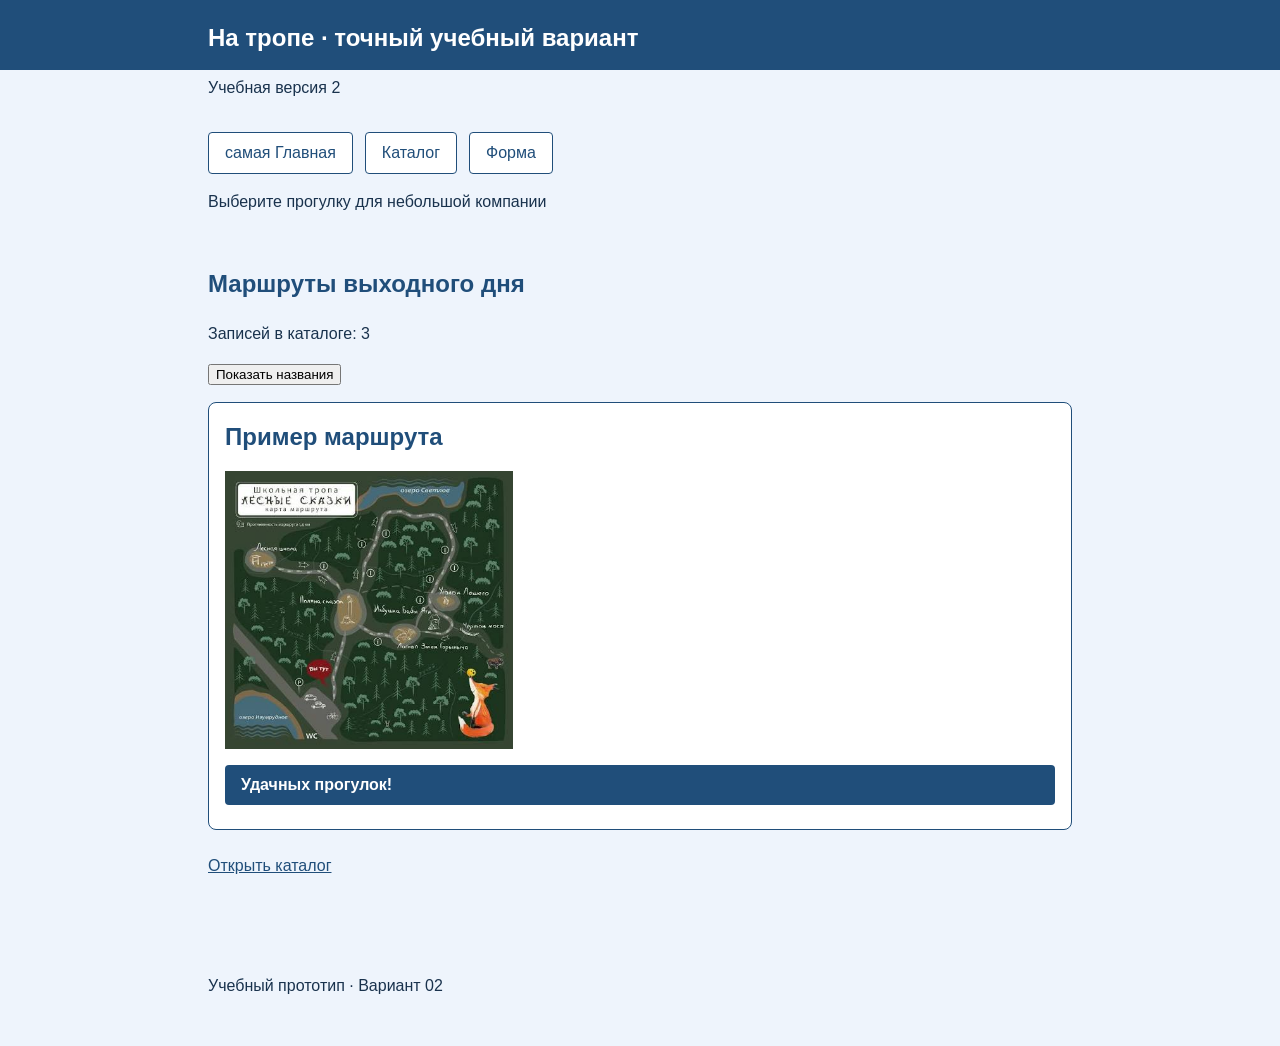
<file: index.html>
<!doctype html>
<html lang="ru">
<head>
  <meta charset="utf-8">
  <meta name="viewport" content="width=device-width, initial-scale=1">
  <title>На тропе · V02</title>
  <link rel="stylesheet" href="style.css">
  <link rel="manifest" href="manifest.webmanifest">
  <meta name="theme-color" content="#24547a">
</head>
<body>
  <header>
    <h1>На тропе · точный учебный вариант</h1>
    <!-- ДОБАВЛЕНО: Отметка учебной версии 1 -->
    <p>Учебная версия 2</p>

    <nav>
      <a href="index.html">самая Главная</a>
      <a href="catalog.html">Каталог</a>
      <a href="form.html">Форма</a>
    </nav>

    <p>Выберите прогулку для небольшой компании</p>
  </header>

  <main class="page">
    <h2>Маршруты выходного дня</h2>

    <!-- Абзац для вывода статуса -->
    <p id="status" role="status"></p>
    <button id="show-names" type="button">Показать названия</button>
    <ul id="names"></ul>

    <article class="card">
      <h2>Пример маршрута</h2>
      <img src="glav.jfif" alt="Горный обзор — иллюстрация варианта 02" width="400">
      <p>Удачных прогулок!</p>
    </article>

    <p><a href="catalog.html">Открыть каталог</a></p>


  </main>

  <footer>
    <p>Учебный прототип · Вариант 02</p>
  </footer>

  <!-- Подключение скрипта -->
  <script src="catalog.js" defer></script>

  <!-- ДОБАВЛЕНО: Регистрация Service Worker для офлайн-режима -->
  <script>
    if ("serviceWorker" in navigator) {
      navigator.serviceWorker.register("./sw.js").catch((error) => {
        console.error("Не удалось зарегистрировать service worker:", error);
      });
    }
  </script>
</body>
</html>
</file>
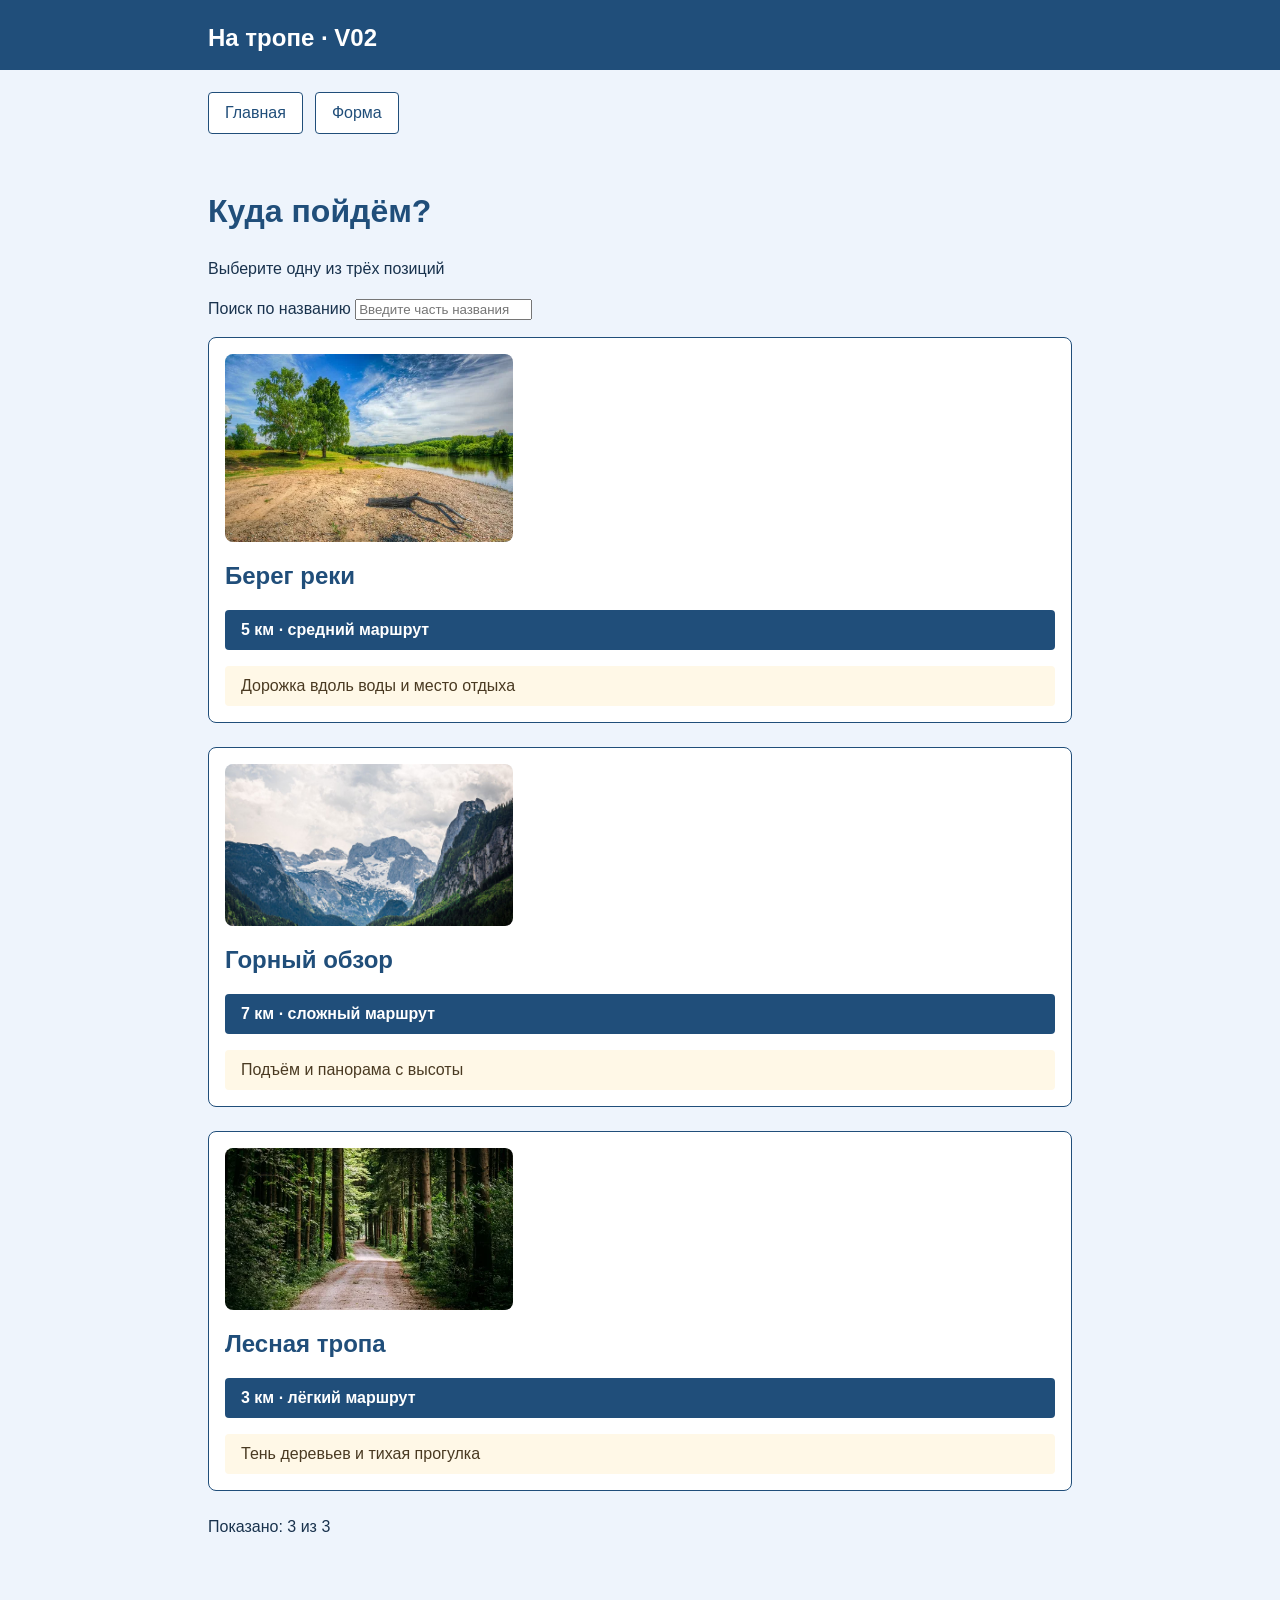
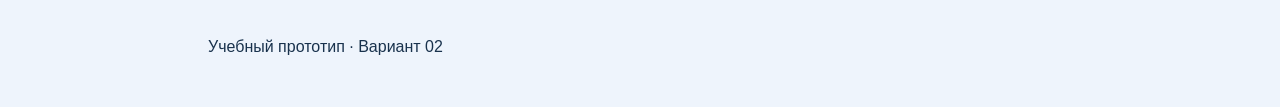
<file: catalog.html>
<!doctype html>
<html lang="ru">
<head>
  <meta charset="utf-8">
  <meta name="viewport" content="width=device-width, initial-scale=1">
  <title>Куда пойдём? — На тропе · V02</title>
  <link rel="stylesheet" href="style.css">
  <link rel="manifest" href="manifest.webmanifest">
  <meta name="theme-color" content="#24547a">
</head>
<body>
  <header>
    <h1>На тропе · V02</h1>

    <nav>
      <a href="index.html">Главная</a>
      <a href="form.html">Форма</a>
    </nav>
  </header>

    <main class="page">
    <h1>Куда пойдём?</h1>
    <p>Выберите одну из трёх позиций</p>

    <!-- Поле поиска -->
    <p>
      <label for="search">Поиск по названию</label>
      <input id="search" type="search" placeholder="Введите часть названия">
    </p>

    <!-- Контейнер, в который JS будет вставлять карточки -->
    <div id="catalog-list" class="products"></div>

    <!-- Статус (Показано: 3 из 3) -->
    <p id="status" role="status"></p>
  </main>

  <footer>
    <p>Учебный прототип · Вариант 02</p>
  </footer>

  <script src="catalog-page.js" defer></script>

  <!-- ДОБАВЛЕНО: Регистрация Service Worker -->
  <script>
    if ("serviceWorker" in navigator) {
      navigator.serviceWorker.register("./sw.js").catch((error) => {
        console.error("Не удалось зарегистрировать service worker:", error);
      });
    }
  </script>
</body>
</html>
</file>
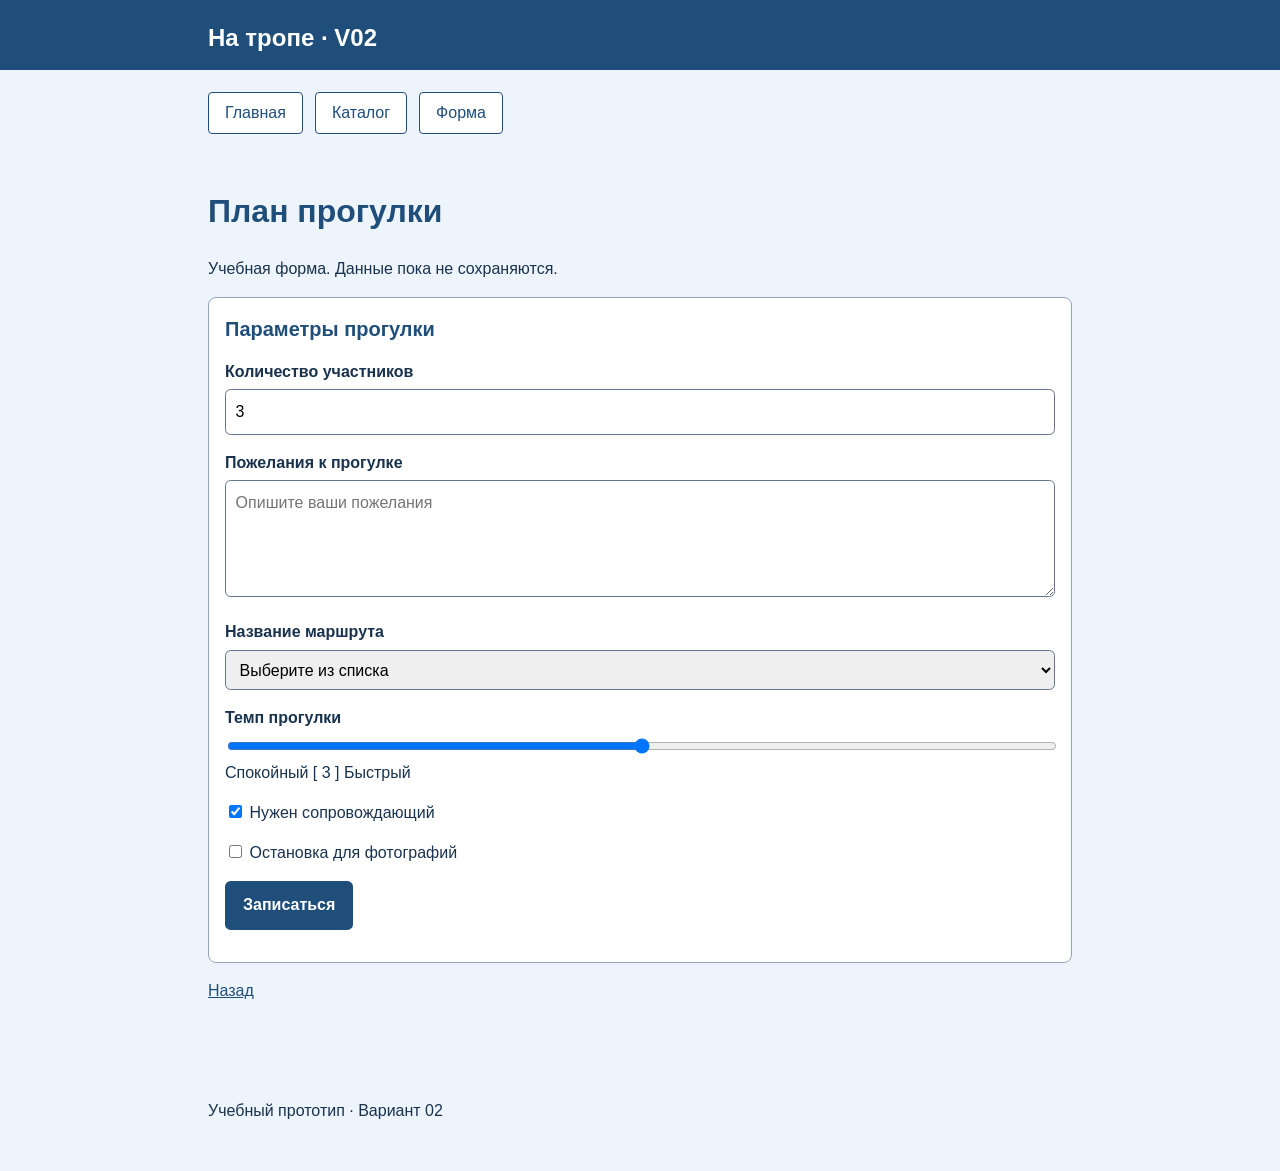
<file: form.html>
<!doctype html>
<html lang="ru">
<head>
  <meta charset="utf-8">
  <meta name="viewport" content="width=device-width, initial-scale=1">
  <title>План прогулки — На тропе · V02</title>
  <link rel="stylesheet" href="style.css">
  <link rel="manifest" href="manifest.webmanifest">
  <meta name="theme-color" content="#24547a">
</head>
<body>
  <header>
    <h1>На тропе · V02</h1>

    <nav>
      <a href="index.html">Главная</a>
      <a href="catalog.html">Каталог</a>
      <a href="form.html">Форма</a>
    </nav>
  </header>

  <main class="page">
    <h1>План прогулки</h1>
    <p>Учебная форма. Данные пока не сохраняются.</p>

    <form class="request-form" method="get" novalidate>
      <fieldset>
        <legend>Параметры прогулки</legend>
        
        <div class="form-field">
          <label for="quantity">Количество участников</label>
          <input type="number" id="quantity" name="quantity" min="1" value="3">
          <!-- Блок для сообщения об ошибке -->
          <div id="quantity-error" style="color: #C2410C; font-weight: bold; margin-top: 0.5rem; display: none;">
            Нельзя более 10 человек
          </div>
        </div>
        
        <p class="form-field">
          <label for="notes">Пожелания к прогулке</label>
          <textarea id="notes" name="notes" rows="4"
                    placeholder="Опишите ваши пожелания"></textarea>
        </p>
      </fieldset>
      
      <p class="form-field">
        <label for="route">Название маршрута</label>
        <select id="route" name="route" required>
          <option value="">Выберите из списка</option>
          <option value="river">Берег реки</option>
          <option value="mountain">Горный обзор</option>
          <option value="forest">Лесная тропа</option>
        </select>
      </p>

      <p class="form-field">
        <label for="level">Темп прогулки</label>
        <input id="level" name="level" type="range"
               min="1" max="5" step="1" value="3">
        <span>Спокойный</span> 
        [ <span id="level-value">3</span> ] 
        <span>Быстрый</span>
      </p>

      <p>
        <input id="extra1" name="extra1" type="checkbox" value="yes" checked>
        <label for="extra1">Нужен сопровождающий</label>
      </p>

      <p>
        <input id="extra2" name="extra2" type="checkbox" value="yes">
        <label for="extra2">Остановка для фотографий</label>
      </p>
      
      <!-- Место для вывода сообщения при отправке -->
      <p id="status" role="status" style="color: #245A91; font-weight: bold;"></p>
      
      
      <button type="submit">Записаться</button>
<p id="result" role="status" aria-live="polite" style="font-weight: bold; color: #245A91; margin-top: 1rem;"></p>
    </form>

    <p><a href="index.html">Назад</a></p>
  </main>

  <footer>
    <p>Учебный прототип · Вариант 02</p>
  </footer>
  
  <script src="form.js" defer></script>

  <!-- ДОБАВЛЕНО: Регистрация Service Worker для офлайн-режима -->
  <script>
    if ("serviceWorker" in navigator) {
      navigator.serviceWorker.register("./sw.js").catch((error) => {
        console.error("Не удалось зарегистрировать service worker:", error);
      });
    }
  </script>
</body>
</html>
</file>
<file: style.css>
* {
  box-sizing: border-box;
}

body {
  font-family: Arial, sans-serif;
  font-size: 1rem;
  line-height: 1.5;
  margin: 0;
  padding: 0;
  background-color: #EEF4FC; 
  color: #19324D; 
}

/* --- ШАПКА --- */
header {
  position: relative;
  width: 100%;
}

header::before {
  content: "";
  position: absolute;
  top: 0;
  left: 0;
  right: 0;
  height: 70px;
  background-color: #204E7A; 
  z-index: -1;
}

header h1 {
  width: 92%;
  max-width: 56rem;
  margin: 0 auto;
  padding: 1.25rem 1rem; 
  color: #ffffff;
  font-size: 1.5rem;
}

header p {
  width: 92%;
  max-width: 56rem;
  margin: 0 auto;
  padding: 0 1rem 1rem 1rem;
}

/* --- МЕНЮ --- */
nav {
  width: 92%;
  max-width: 56rem;
  margin: 0 auto;
  padding: 1rem;
  display: flex;
  flex-wrap: wrap;
  gap: 12px;
}

nav a {
  display: block;
  padding: 0.5rem 1rem;
  color: #204E7A;
  background-color: #ffffff;
  border: 1px solid #204E7A;
  border-radius: 4px;
  text-decoration: none;
}

nav a:hover {
  text-decoration: underline;
}

/* --- ОСНОВНОЙ КОНТЕНТ --- */
main.page,
footer {
  width: 92%;
  max-width: 56rem;
  margin: 0 auto;
  padding: 1rem;
}

h1, h2 {
  color: #204E7A; 
}

a {
  color: #204E7A;
}

img {
  max-width: 100%;
  height: auto;
}

/* --- КАРТОЧКИ КАТАЛОГА (СИНЯЯ И ЖЕЛТАЯ ПЛАШКИ) --- */
.card {
  background-color: #FFFFFF; 
  border-radius: 0.5rem; 
  border: 1px solid #204E7A; /* Синяя рамка карточки */
  padding: 1rem;
  margin-bottom: 1.5rem;
  overflow: hidden; /* Чтобы плашки не вылезали за скругления */
}

.card h2 {
  margin-top: 0;
  margin-bottom: 1rem;
}

.card img {
  display: block;
  width: 100%;
  max-width: 18rem;
  margin-bottom: 1rem;
}

/* Первый абзац с текстом (синяя плашка) */
.card p:nth-of-type(1) {
  background-color: #204E7A; 
  color: #ffffff;
  font-weight: bold;
  padding: 0.5rem 1rem;
  border-radius: 4px;
  margin-bottom: 0.5rem;
}

/* Второй абзац с текстом (желтая плашка) */
.card p:nth-of-type(2) {
  background-color: #FFF8E7; 
  color: #4a3a22;
  padding: 0.5rem 1rem;
  border-radius: 4px;
  margin-bottom: 0;
}

/* --- ФОРМА --- */
.request-form {
  background-color: #FFFFFF;
  border: 1px solid #94A3B8;
  border-radius: 0.5rem;
  padding: 1rem;
}

fieldset {
  border: none;
  padding: 0;
  margin: 0;
}

legend {
  font-weight: bold;
  font-size: 1.25rem;
  color: #204E7A;
  margin-bottom: 1rem;
  padding: 0;
}

.form-field {
  margin: 0 0 1rem;
}

.form-field > label {
  display: block;
  margin-bottom: 0.35rem;
  font-weight: bold;
}

.request-form input,
.request-form select,
.request-form textarea,
.request-form button {
  font: inherit;
}

.request-form select,
.request-form input[type="number"],
.request-form textarea {
  width: 100%;
  padding: 0.6rem;
  border: 1px solid #64748B;
  border-radius: 0.35rem;
}

.request-form input[type="range"] {
  width: 100%;
}

.request-form textarea {
  resize: vertical;
}

.request-form button {
  padding: 0.65rem 1rem;
  border: 2px solid #204E7A;
  border-radius: 0.35rem;
  background-color: #204E7A;
  color: #FFFFFF;
  cursor: pointer;
  font-weight: bold;
}

/* --- ФОКУС ПРИ РАБОТЕ С КЛАВИАТУРЫ --- */
a:focus-visible,
input:focus-visible,
select:focus-visible,
textarea:focus-visible,
button:focus-visible {
  outline: 3px solid #C2410C; 
  outline-offset: 3px;
}

footer {
  margin-top: 2rem;
  padding-bottom: 2rem;
}
</file>
